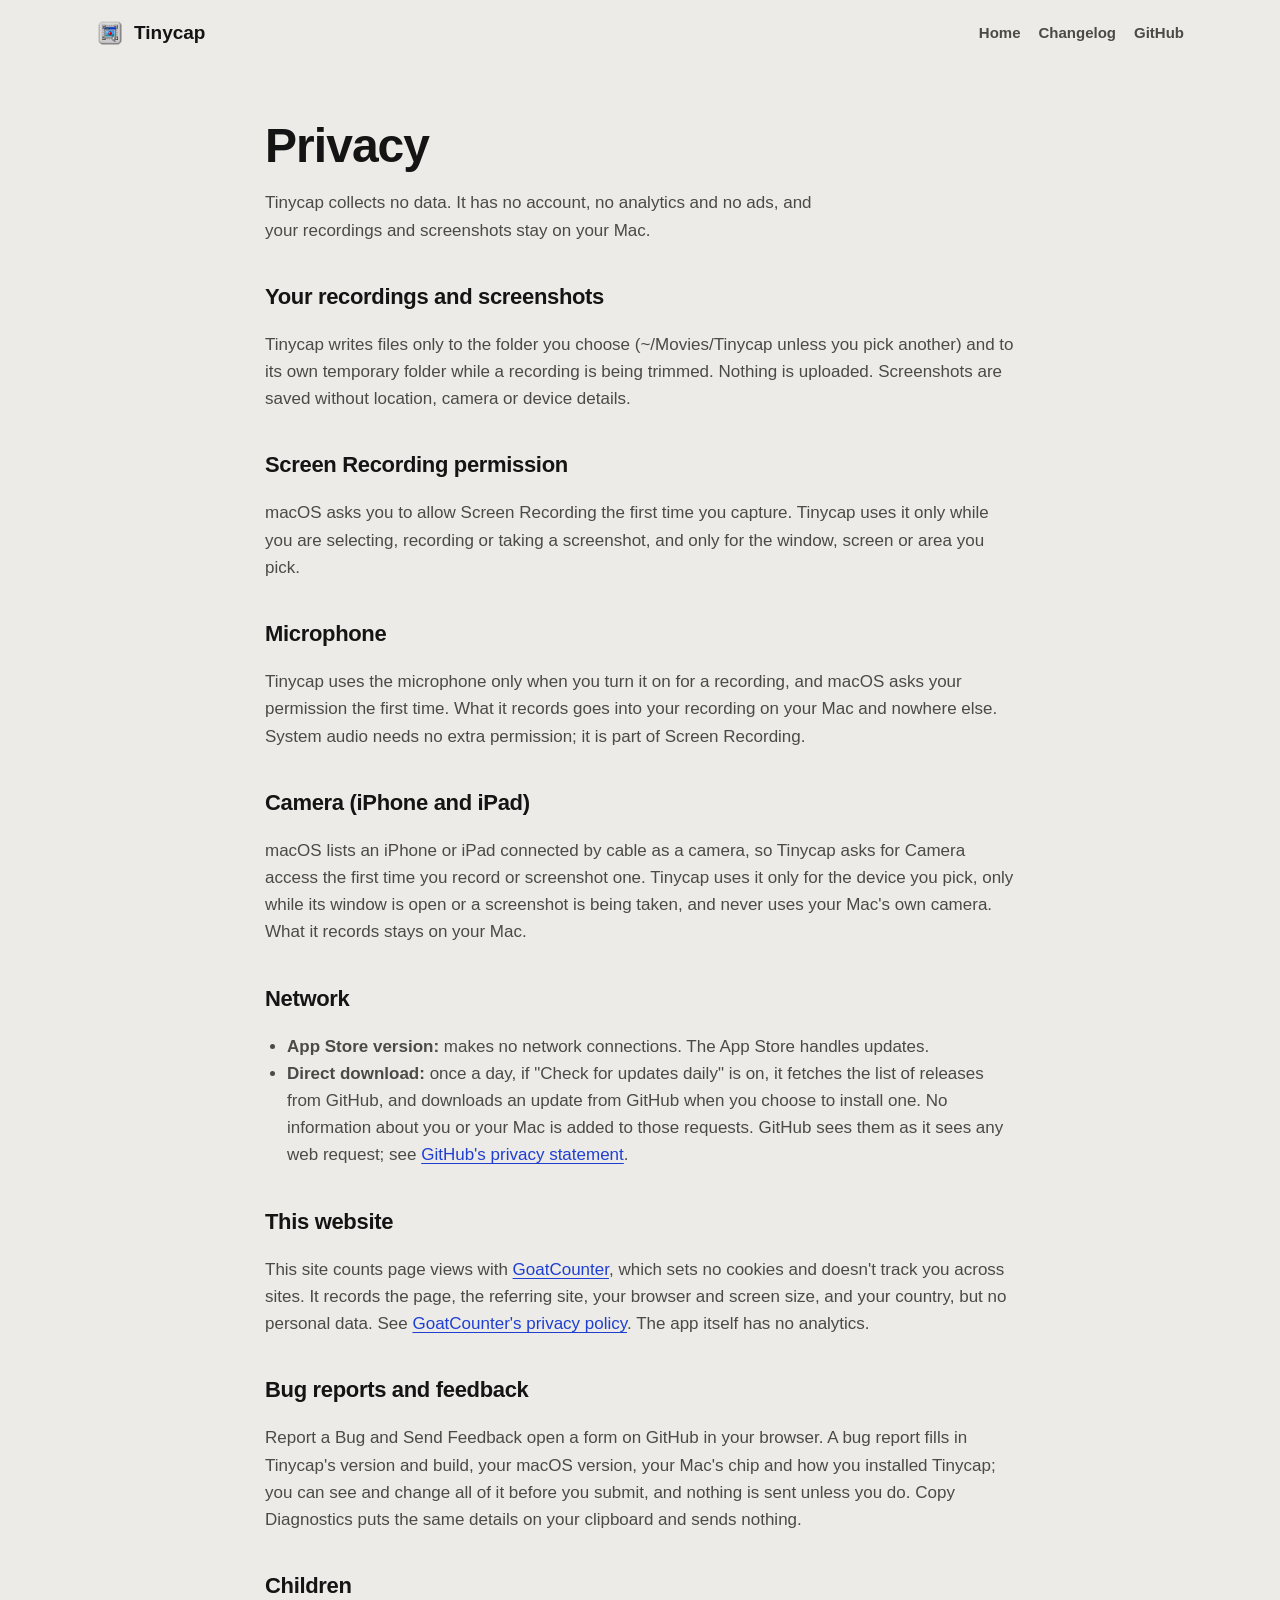
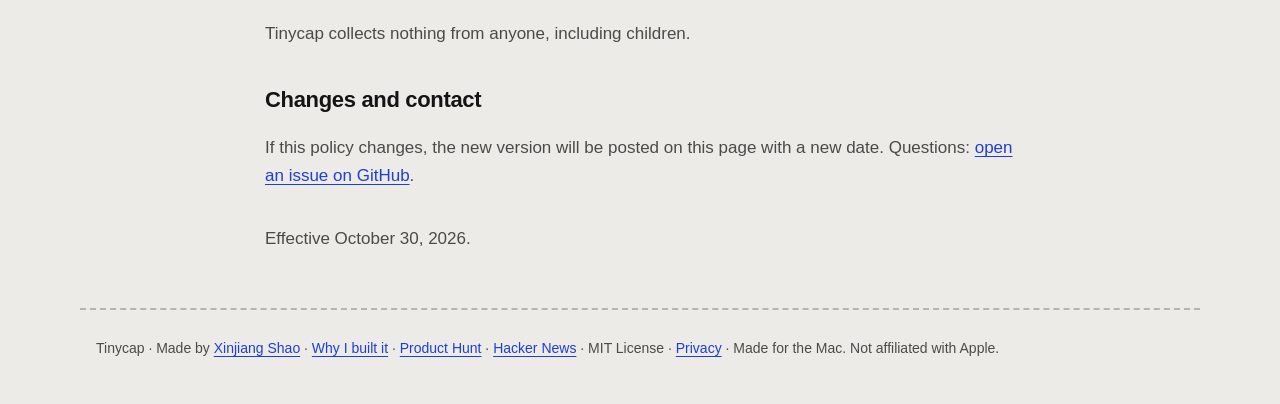
<file: privacy.html>
<!doctype html>
<html lang="en">
<head>
  <meta charset="utf-8">
  <meta name="viewport" content="width=device-width, initial-scale=1">
  <title>Privacy · Tinycap</title>
  <meta name="description" content="Tinycap's privacy policy: it collects no data, has no account or analytics, and keeps your recordings and screenshots on your Mac.">
  <meta name="author" content="Xinjiang Shao">
  <meta name="color-scheme" content="light dark">
  <link rel="canonical" href="https://soleo.github.io/tinycap/privacy.html">
  <meta property="og:type" content="website">
  <meta property="og:site_name" content="Tinycap">
  <meta property="og:url" content="https://soleo.github.io/tinycap/privacy.html">
  <meta property="og:title" content="Privacy · Tinycap">
  <meta property="og:description" content="Tinycap collects no data, has no account or analytics, and keeps your recordings and screenshots on your Mac.">
  <meta property="og:image" content="https://soleo.github.io/tinycap/assets/og-image.png">
  <meta property="og:image:width" content="1200">
  <meta property="og:image:height" content="630">
  <meta property="og:image:alt" content="Tinycap app icon next to the headline: Capture your screen. Get a small file.">
  <meta name="twitter:card" content="summary_large_image">
  <link rel="icon" type="image/png" sizes="32x32" href="assets/favicon-32.png">
  <link rel="icon" type="image/png" sizes="64x64" href="assets/favicon-64.png">
  <link rel="apple-touch-icon" href="assets/apple-touch-icon.png">
  <link rel="stylesheet" href="styles.css?v=0.7.3-1">
  <style>
    .policy { max-width: 46em; }
    .policy h1 { font-size: clamp(32px, 4.6vw, 48px); }
    .policy h2 { font-size: 22px; margin: 36px 0 10px; }
    .policy p, .policy li { color: var(--ink-soft); font-size: 17px; line-height: 1.6; }
    .policy ul { padding-left: 22px; }
    .policy .fine { margin-top: 36px; }
  </style>
</head>
<body>
  <a class="skip" href="#main">Skip to content</a>

  <header class="top">
    <a class="brand" href="./" aria-label="Tinycap home">
      <img src="assets/favicon-64.png" width="28" height="28" alt="">
      <span>Tinycap</span>
    </a>
    <nav aria-label="Primary">
      <a href="./">Home</a>
      <a href="https://github.com/soleo/tinycap/releases">Changelog</a>
      <a href="https://github.com/soleo/tinycap">GitHub</a>
    </nav>
  </header>

  <main id="main" class="section policy">
    <h1>Privacy</h1>
    <p class="lead">Tinycap collects no data. It has no account, no analytics and no ads, and your recordings and screenshots stay on your Mac.</p>

    <h2>Your recordings and screenshots</h2>
    <p>Tinycap writes files only to the folder you choose (~/Movies/Tinycap unless you pick another) and to its own temporary folder while a recording is being trimmed. Nothing is uploaded. Screenshots are saved without location, camera or device details.</p>

    <h2>Screen Recording permission</h2>
    <p>macOS asks you to allow Screen Recording the first time you capture. Tinycap uses it only while you are selecting, recording or taking a screenshot, and only for the window, screen or area you pick.</p>

    <h2>Microphone</h2>
    <p>Tinycap uses the microphone only when you turn it on for a recording, and macOS asks your permission the first time. What it records goes into your recording on your Mac and nowhere else. System audio needs no extra permission; it is part of Screen Recording.</p>

    <h2>Camera (iPhone and iPad)</h2>
    <p>macOS lists an iPhone or iPad connected by cable as a camera, so Tinycap asks for Camera access the first time you record or screenshot one. Tinycap uses it only for the device you pick, only while its window is open or a screenshot is being taken, and never uses your Mac's own camera. What it records stays on your Mac.</p>

    <h2>Network</h2>
    <ul>
      <li><strong>App Store version:</strong> makes no network connections. The App Store handles updates.</li>
      <li><strong>Direct download:</strong> once a day, if "Check for updates daily" is on, it fetches the list of releases from GitHub, and downloads an update from GitHub when you choose to install one. No information about you or your Mac is added to those requests. GitHub sees them as it sees any web request; see <a href="https://docs.github.com/site-policy/privacy-policies/github-general-privacy-statement">GitHub's privacy statement</a>.</li>
    </ul>

    <h2>This website</h2>
    <p>This site counts page views with <a href="https://www.goatcounter.com/">GoatCounter</a>, which sets no cookies and doesn't track you across sites. It records the page, the referring site, your browser and screen size, and your country, but no personal data. See <a href="https://www.goatcounter.com/help/privacy">GoatCounter's privacy policy</a>. The app itself has no analytics.</p>

    <h2>Bug reports and feedback</h2>
    <p>Report a Bug and Send Feedback open a form on GitHub in your browser. A bug report fills in Tinycap's version and build, your macOS version, your Mac's chip and how you installed Tinycap; you can see and change all of it before you submit, and nothing is sent unless you do. Copy Diagnostics puts the same details on your clipboard and sends nothing.</p>

    <h2>Children</h2>
    <p>Tinycap collects nothing from anyone, including children.</p>

    <h2>Changes and contact</h2>
    <p>If this policy changes, the new version will be posted on this page with a new date. Questions: <a href="https://github.com/soleo/tinycap/issues">open an issue on GitHub</a>.</p>

    <p class="fine">Effective October 30, 2026.</p>
  </main>

  <footer class="foot">
    <p>Tinycap · Made by <a href="https://xinjiangshao.com/" rel="author">Xinjiang Shao</a> · <a href="https://xinjiangshao.com/blog/2026-10-29-bogyman-and-tinycap">Why I built it</a> · <a href="https://www.producthunt.com/products/tinycap">Product Hunt</a> · <a href="https://news.ycombinator.com/item?id=50304399">Hacker News</a> · MIT License · <a href="privacy.html">Privacy</a> · Made for the Mac. Not affiliated with Apple.</p>
  </footer>
  <script data-goatcounter="https://tinycap.goatcounter.com/count"
          async src="//gc.zgo.at/count.js"></script>
</body>
</html>
</file>
<file: styles.css>
/* Tinycap landing page. Visual language from the app icon: light gray beveled tiles,
   black pixel outlines, a blue title bar, dashed capture corners, a red record dot. */

:root {
  --bg: #ecebe7;
  --paper: #f7f6f2;
  --tile: #d9d8d3;
  --ink: #141414;
  --ink-soft: #4a4a48;
  --line: #141414;
  --hi: #ffffff;
  --lo: #8d8c87;
  --blue: #1f3fd1;
  --blue-ink: #ffffff;
  --red: #e2231a;
  --sky: #4fa3f0;
  --focus: #1f3fd1;
  --shadow: 4px 4px 0 var(--line);
  --radius: 10px;
  --mono: ui-monospace, "SF Mono", Menlo, monospace;
  --sans: -apple-system, BlinkMacSystemFont, "SF Pro Text", "Helvetica Neue", Arial, sans-serif;
}

@media (prefers-color-scheme: dark) {
  :root {
    --bg: #18181a;
    --paper: #212124;
    --tile: #2b2b2f;
    --ink: #f1f0ec;
    --ink-soft: #b4b3ae;
    --line: #000000;
    --hi: #4a4a50;
    --lo: #0c0c0d;
    --blue: #4d6bff;
    --sky: #3d7fc4;
    --focus: #8ea2ff;
    --shadow: 4px 4px 0 #000;
  }
}

* { box-sizing: border-box; }

html { scroll-behavior: smooth; }

@media (prefers-reduced-motion: reduce) {
  html { scroll-behavior: auto; }
  *, *::before, *::after { animation: none !important; transition: none !important; }
}

body {
  margin: 0;
  background: var(--bg);
  color: var(--ink);
  font: 17px/1.55 var(--sans);
  -webkit-font-smoothing: antialiased;
}

a { color: var(--blue); text-underline-offset: 3px; }
a:focus-visible, .button:focus-visible { outline: 3px solid var(--focus); outline-offset: 3px; }

.skip {
  position: absolute; left: -999px; top: 8px;
  background: var(--paper); padding: 8px 12px; border: 2px solid var(--line);
}
.skip:focus { left: 8px; z-index: 10; }

.visually-hidden {
  position: absolute !important; width: 1px; height: 1px; overflow: hidden; clip: rect(0 0 0 0); white-space: nowrap;
}

/* ---------- Header ---------- */

.top {
  max-width: 1120px; margin: 0 auto; padding: 18px 16px;
  display: flex; align-items: center; justify-content: space-between; gap: 16px; flex-wrap: wrap;
}
.brand { display: inline-flex; align-items: center; gap: 10px; color: var(--ink); text-decoration: none; font-weight: 800; font-size: 19px; }
.top nav { display: flex; gap: 18px; flex-wrap: wrap; }
.top nav a { color: var(--ink-soft); text-decoration: none; font-weight: 600; font-size: 15px; }
.top nav a:hover { color: var(--ink); text-decoration: underline; }

/* ---------- Hero ---------- */

.hero {
  max-width: 1120px; margin: 0 auto; padding: 24px 16px 56px;
  display: grid; grid-template-columns: minmax(0, 1fr) minmax(0, 1.05fr); gap: 48px; align-items: center;
}
.hero-icon { display: block; width: 112px; height: 112px; image-rendering: auto; margin-bottom: 12px; }
h1 { font-size: clamp(36px, 5.4vw, 60px); line-height: 1.04; letter-spacing: -0.02em; margin: 0 0 18px; font-weight: 850; }
.lead { font-size: 20px; color: var(--ink-soft); margin: 0 0 26px; max-width: 34em; }
.lead strong { color: var(--ink); }
.cta { display: flex; gap: 14px; flex-wrap: wrap; margin-bottom: 18px; }
.ph-badge { display: inline-block; margin-bottom: 18px; }
.ph-badge img { display: block; }
.fine { font-size: 14px; color: var(--ink-soft); margin: 0; }
.fine.brew { margin-top: 10px; }
.fine code {
  font: 600 13px var(--mono); color: var(--ink); padding: 2px 7px; border-radius: 6px;
  background: var(--tile); border: 1px solid var(--line); display: inline-block; max-width: 100%; overflow-wrap: anywhere; user-select: all;
}

/* Beveled, pixel-outlined buttons, like the icon's tile. */
.button {
  display: inline-flex; align-items: center; gap: 10px;
  padding: 13px 20px; border-radius: 8px;
  background: var(--tile); color: var(--ink); text-decoration: none; font-weight: 750; font-size: 17px;
  border: 2px solid var(--line);
  box-shadow: inset 2px 2px 0 var(--hi), inset -2px -2px 0 var(--lo), var(--shadow);
  transition: transform .08s ease, box-shadow .08s ease;
}
.button:hover { transform: translate(-1px, -1px); box-shadow: inset 2px 2px 0 var(--hi), inset -2px -2px 0 var(--lo), 5px 5px 0 var(--line); }
.button:active { transform: translate(3px, 3px); box-shadow: inset 2px 2px 0 var(--lo), inset -2px -2px 0 var(--hi), 1px 1px 0 var(--line); }
.button.primary { background: var(--blue); color: var(--blue-ink); box-shadow: inset 2px 2px 0 rgba(255,255,255,.35), inset -2px -2px 0 rgba(0,0,0,.35), var(--shadow); }
.rec { width: 12px; height: 12px; border-radius: 50%; background: var(--red); box-shadow: 0 0 0 2px rgba(0,0,0,.5); }

/* ---------- Demo illustration ---------- */

.demo { margin: 0; }
.demo figcaption { font-size: 14px; color: var(--ink-soft); margin-top: 12px; text-align: center; }
.screen {
  position: relative; aspect-ratio: 16 / 11; border-radius: var(--radius); overflow: hidden;
  border: 3px solid var(--line); box-shadow: 8px 8px 0 var(--line);
  background:
    radial-gradient(ellipse at 30% 25%, rgba(255,255,255,.55), transparent 55%),
    linear-gradient(170deg, var(--sky) 0%, #2f6fd6 55%, #1f8a8f 100%);
  font-family: var(--sans); font-size: 13px; color: #111;
}
.menubar {
  position: absolute; inset: 0 0 auto 0; height: 26px; display: flex; align-items: center; gap: 12px; padding: 0 12px;
  background: rgba(246,246,246,.88); border-bottom: 1px solid rgba(0,0,0,.15); z-index: 3;
}
.apple { width: 12px; height: 14px; border-radius: 6px 6px 5px 5px; background: #111; opacity: .85; }
.menubar-spacer { flex: 1; }
.menubar-icon { display: inline-flex; padding: 2px 4px; border-radius: 4px; background: rgba(0,0,0,.14); }
.menubar-icon img { filter: grayscale(1) contrast(1.4); }
.clock { font-weight: 600; font-size: 12px; }
.menu {
  position: absolute; top: 30px; right: 12px; width: 206px; padding: 5px; z-index: 4;
  background: rgba(250,250,250,.97); border-radius: 8px; border: 1px solid rgba(0,0,0,.2);
  box-shadow: 0 10px 28px rgba(0,0,0,.28);
}
.menu-item { display: flex; justify-content: space-between; align-items: center; padding: 2.5px 9px; border-radius: 5px; font-size: 12.5px; }
.menu-item.active { background: #2f6fe8; color: #fff; }
.menu-item kbd { font: 12px var(--sans); color: inherit; opacity: .6; background: none; border: 0; padding: 0; box-shadow: none; }
.menu-item.active kbd { opacity: .9; }
.chev { opacity: .5; }
.menu-sep { height: 1px; background: rgba(0,0,0,.12); margin: 3px 8px; }
.dim { position: absolute; inset: 26px 0 0 0; background: rgba(0,0,0,.34); z-index: 1; }
.selection {
  position: absolute; left: 6%; top: 34%; width: 44%; height: 42%; z-index: 2;
  background: linear-gradient(170deg, rgba(79,163,240,.0), rgba(0,0,0,0));
  box-shadow: 0 0 0 9999px rgba(0,0,0,0); outline: 1px dashed #fff; outline-offset: 0;
  backdrop-filter: brightness(1.55);
}
.selection .size {
  position: absolute; left: 0; top: -26px; padding: 2px 7px; border-radius: 4px;
  background: rgba(0,0,0,.75); color: #fff; font: 600 12px var(--mono);
}
.h { position: absolute; width: 8px; height: 8px; background: #fff; border: 1px solid rgba(0,0,0,.6); }
.tl { left: -4px; top: -4px; } .tr { right: -4px; top: -4px; } .bl { left: -4px; bottom: -4px; } .br { right: -4px; bottom: -4px; }
.tm { left: calc(50% - 4px); top: -4px; } .bm { left: calc(50% - 4px); bottom: -4px; }
.ml { left: -4px; top: calc(50% - 4px); } .mr { right: -4px; top: calc(50% - 4px); }
.bar {
  position: absolute; left: 6%; top: calc(34% + 42% + 14px); z-index: 2;
  display: flex; gap: 8px; align-items: center; padding: 7px 8px 7px 11px; border-radius: 9px;
  background: rgba(30,30,32,.9); color: #f2f2f2; font-size: 12px;
}
.bar .pop, .bar .btn { padding: 2px 9px; border-radius: 5px; background: rgba(255,255,255,.16); }
.bar .btn.red { background: var(--red); color: #fff; font-weight: 600; }

/* ---------- Sections ---------- */

.section { max-width: 1120px; margin: 0 auto; padding: 56px 16px; }
.section h2 { font-size: clamp(28px, 3.6vw, 40px); letter-spacing: -0.015em; margin: 0 0 22px; font-weight: 820; }
.section p { color: var(--ink-soft); }

.grid { display: grid; grid-template-columns: repeat(4, minmax(0, 1fr)); gap: 18px; }
.tile {
  background: var(--paper); border: 2px solid var(--line); border-radius: var(--radius); padding: 18px 18px 6px;
  box-shadow: inset 2px 2px 0 var(--hi), inset -2px -2px 0 var(--lo), var(--shadow);
}
.tile h3 { font-size: 17px; margin: 0 0 8px; display: flex; gap: 8px; align-items: baseline; line-height: 1.3; }
.tile p { font-size: 15px; margin: 0 0 12px; }
.glyph { color: var(--blue); font-family: var(--mono); }

.steps { list-style: none; padding: 0; margin: 0; display: grid; grid-template-columns: repeat(4, minmax(0, 1fr)); gap: 18px; counter-reset: none; }
.steps li { display: flex; gap: 14px; align-items: flex-start; padding: 16px; border: 2px dashed var(--line); border-radius: var(--radius); background: color-mix(in srgb, var(--paper) 60%, transparent); }
.steps h3 { margin: 0 0 4px; font-size: 18px; }
.steps p { margin: 0; font-size: 15px; }
.n {
  flex: none; width: 34px; height: 34px; display: grid; place-items: center; border-radius: 6px;
  background: var(--blue); color: #fff; font: 800 17px var(--mono); border: 2px solid var(--line);
}

.split { display: grid; grid-template-columns: minmax(0, 1fr) minmax(0, 1fr); gap: 40px; align-items: center; }

/* ---------- Screenshots ---------- */

.shots { align-items: center; }
.shots p { font-size: 19px; margin: 0; }
.shot-tiles { margin-top: 36px; grid-template-columns: repeat(3, minmax(0, 1fr)); }
.markup { margin: 0; }
.markup img {
  display: block; width: 100%; height: auto; border-radius: var(--radius);
  border: 3px solid var(--line); box-shadow: 8px 8px 0 var(--line);
}
.markup figcaption { font-size: 14px; color: var(--ink-soft); margin-top: 12px; text-align: center; }


.keys { width: 100%; border-collapse: separate; border-spacing: 0; background: var(--paper); border: 2px solid var(--line); border-radius: var(--radius); box-shadow: var(--shadow); overflow: hidden; }
.keys th, .keys td { padding: 13px 18px; text-align: left; border-bottom: 1px solid color-mix(in srgb, var(--ink) 14%, transparent); }
.keys tr:last-child th, .keys tr:last-child td { border-bottom: 0; }
.keys th { font-weight: 600; }
.keys td { text-align: right; }
.compare { table-layout: fixed; }
.compare td { text-align: left; vertical-align: top; }
.compare th { vertical-align: top; }
.compare thead th { font-weight: 820; background: var(--tile); }
.compare thead td { background: var(--tile); }
.compare tbody td { color: var(--ink-soft); }
kbd {
  font: 600 15px var(--mono); padding: 3px 8px; border-radius: 6px;
  background: var(--tile); border: 1px solid var(--line); box-shadow: inset -1px -2px 0 var(--lo);
}

.code {
  margin: 0; padding: 20px 22px; overflow-x: auto; border-radius: var(--radius);
  background: #111214; color: #e8e8e3; border: 2px solid var(--line); box-shadow: var(--shadow);
  font: 15px/1.7 var(--mono);
}

.final { text-align: center; display: flex; flex-direction: column; align-items: center; gap: 6px; }
.final h2 { margin-bottom: 4px; }
.final p { max-width: 36em; margin: 0 0 16px; }
.final .fine { margin-top: 16px; }

.foot { max-width: 1120px; margin: 0 auto; padding: 28px 16px 44px; border-top: 2px dashed color-mix(in srgb, var(--ink) 25%, transparent); }
.foot p { margin: 0; font-size: 14px; color: var(--ink-soft); }

/* ---------- Responsive ---------- */

@media (max-width: 1000px) {
  .grid { grid-template-columns: repeat(2, minmax(0, 1fr)); }
  .steps { grid-template-columns: repeat(2, minmax(0, 1fr)); }
}
@media (max-width: 820px) {
  .hero { grid-template-columns: 1fr; gap: 36px; }
  .split { grid-template-columns: 1fr; gap: 20px; }
}
@media (max-width: 560px) {
  body { font-size: 16px; }
  .grid, .steps { grid-template-columns: 1fr; }
  .compact-hide { display: none; }
  .lead { font-size: 18px; }
  .compare th, .compare td { padding: 10px 10px; font-size: 14px; overflow-wrap: anywhere; }
  .menu { right: 10px; width: 190px; }
  .menu-item { font-size: 11px; padding: 1.5px 8px; }
  .bar { left: 4%; gap: 5px; font-size: 11px; }
  .selection { left: 6%; width: 56%; }
  .top nav { gap: 14px; }
}
</file>
